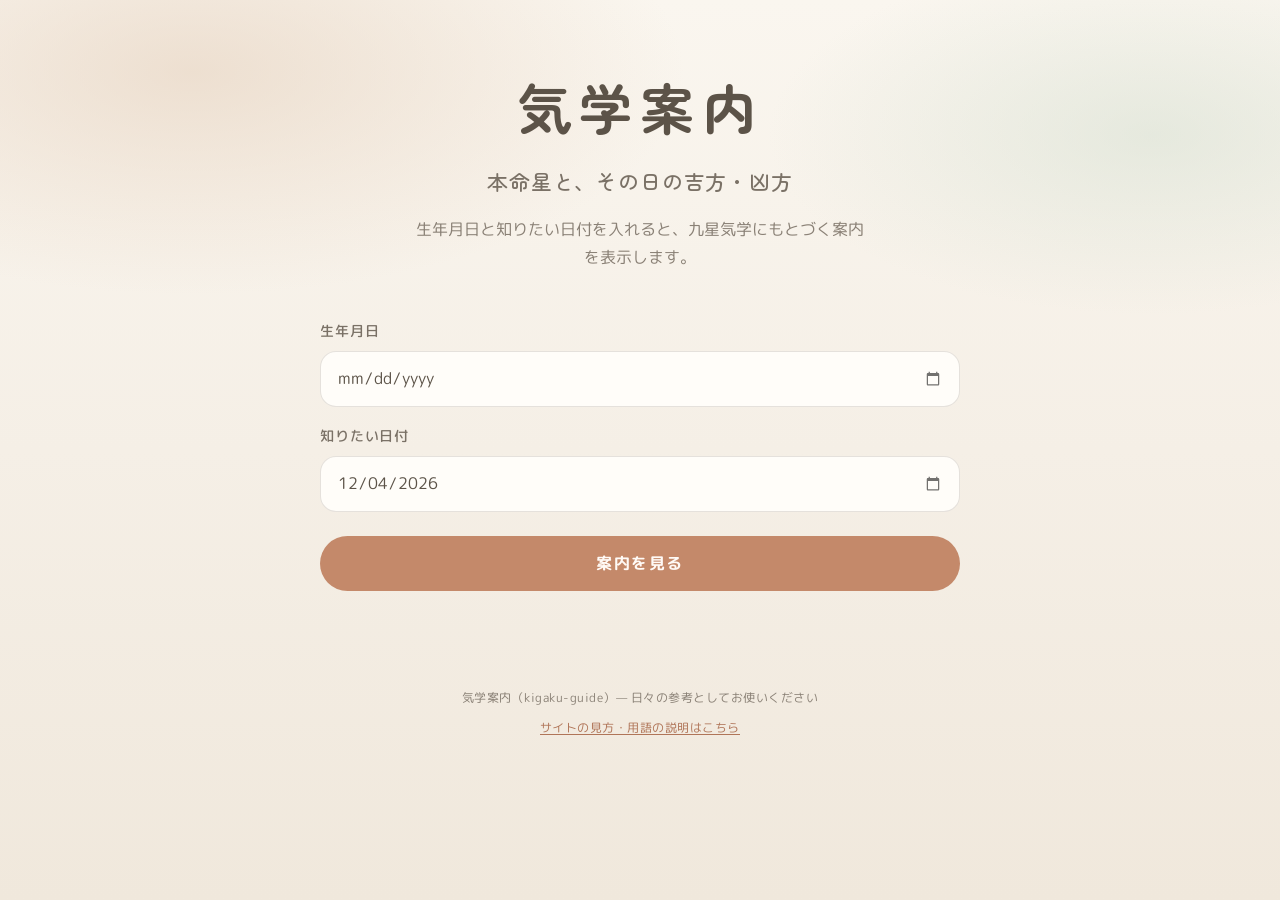
<file: index.html>
<!DOCTYPE html>
<html lang="ja">
  <head>
    <meta charset="UTF-8" />
    <meta name="viewport" content="width=device-width, initial-scale=1" />
    <title>気学案内 — 本命星と吉方・凶方</title>
    <meta
      name="description"
      content="生年月日から本命星を調べ、指定した日の吉方・凶方を案内します。"
    />
    <link rel="preconnect" href="https://fonts.googleapis.com" />
    <link rel="preconnect" href="https://fonts.gstatic.com" crossorigin />
    <link
      href="https://fonts.googleapis.com/css2?family=M+PLUS+Rounded+1c:wght@400;500;700&family=Zen+Maru+Gothic:wght@400;500;700&display=swap"
      rel="stylesheet"
    />
    <link rel="stylesheet" href="css/style.css" />
  </head>
  <body>
    <div class="atmosphere" aria-hidden="true"></div>

    <header class="hero">
      <p class="brand">気学案内</p>
      <h1>本命星と、その日の吉方・凶方</h1>
      <p class="lead">
        生年月日と知りたい日付を入れると、九星気学にもとづく案内を表示します。
      </p>
    </header>

    <main>
      <form id="kigaku-form" class="form" novalidate>
        <div class="field">
          <label for="birth">生年月日</label>
          <input type="date" id="birth" name="birth" required />
        </div>
        <div class="field">
          <label for="target">知りたい日付</label>
          <input type="date" id="target" name="target" required />
        </div>
        <button type="submit" class="submit">案内を見る</button>
      </form>

      <p id="form-error" class="form-error" hidden></p>

      <section id="result" class="result" hidden aria-live="polite">
        <h2 class="result-heading">鑑定結果</h2>

        <div class="honmei-block">
          <p class="label">あなたの本命星</p>
          <p id="honmei-name" class="honmei-name"></p>
          <p id="honmei-desc" class="desc"></p>
          <p class="label getsumei-label">月命星</p>
          <p id="getsumei-name" class="getsumei-name"></p>

          <div id="amazon-block" class="amazon-block" hidden>
            <p class="label">今日の開運アイテム</p>
            <a
              id="amazon-link"
              class="amazon-link"
              href="#"
              target="_blank"
              rel="noopener sponsored"
            >
              <span id="amazon-item-label"></span>を見る
            </a>
            <p class="amazon-disclosure">
              Amazonのアソシエイトとして、当サイトは適格販売により収入を得ています。
            </p>
          </div>
        </div>

        <div class="day-block">
          <p class="label">指定日の気</p>
          <p id="day-star" class="day-star"></p>
          <p id="day-desc" class="desc"></p>
        </div>

        <div class="boards-compare">
          <p class="board-hint boards-hint">南が上の八方位盤です。横に並べて見比べられます</p>
          <div class="boards-row">
            <article class="board-panel" id="year-board-panel">
              <header class="board-panel-head">
                <h3 class="board-kind">年盤</h3>
                <p id="year-board-title" class="board-title"></p>
                <p id="year-board-range" class="board-range"></p>
              </header>
              <div id="year-board" class="octagon" aria-label="年盤"></div>
            </article>
            <article class="board-panel" id="month-board-panel">
              <header class="board-panel-head">
                <h3 class="board-kind">月盤</h3>
                <p id="month-board-title" class="board-title"></p>
                <p id="month-board-range" class="board-range"></p>
              </header>
              <div id="month-board" class="octagon" aria-label="月盤"></div>
            </article>
            <article class="board-panel" id="day-board-panel">
              <header class="board-panel-head">
                <h3 class="board-kind">日盤</h3>
                <p id="day-board-title" class="board-title"></p>
                <p id="day-board-range" class="board-range"></p>
              </header>
              <div id="day-board" class="octagon" aria-label="日盤"></div>
            </article>
          </div>
        </div>

        <div class="dirs">
          <div class="dir-col lucky-col">
            <h3>吉方の目安</h3>
            <ul id="lucky-list"></ul>
          </div>
          <div class="dir-col unlucky-col">
            <h3>凶方・注意方位</h3>
            <ul id="unlucky-list"></ul>
          </div>
        </div>

        <ul id="notes" class="notes"></ul>
      </section>
    </main>

    <footer class="footer">
      <p>気学案内（kigaku-guide）— 日々の参考としてお使いください</p>
      <p><a class="footer-link" href="guide.html">サイトの見方・用語の説明はこちら</a></p>
    </footer>

    <script src="js/kigaku.js"></script>
    <script src="js/spot.js"></script>
    <script src="js/amazon.js"></script>
    <script src="js/app.js"></script>
  </body>
</html>
</file>
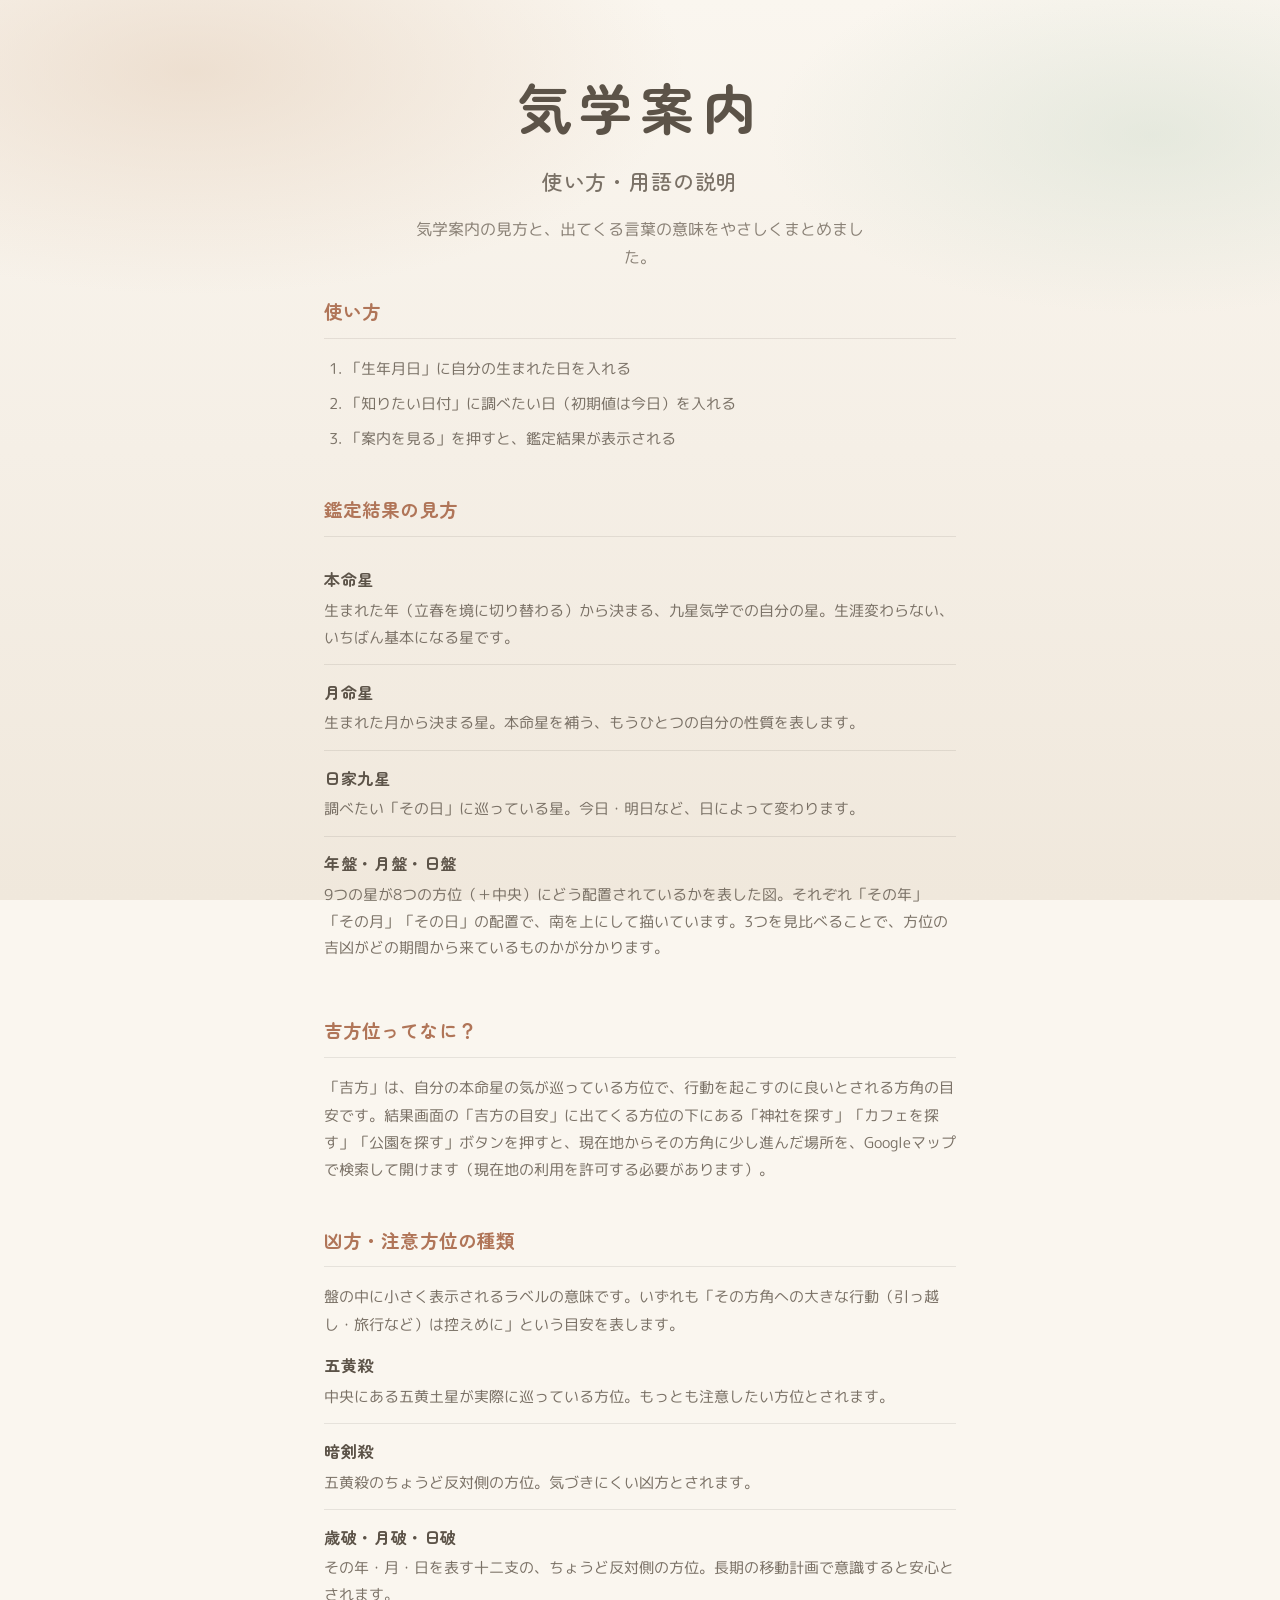
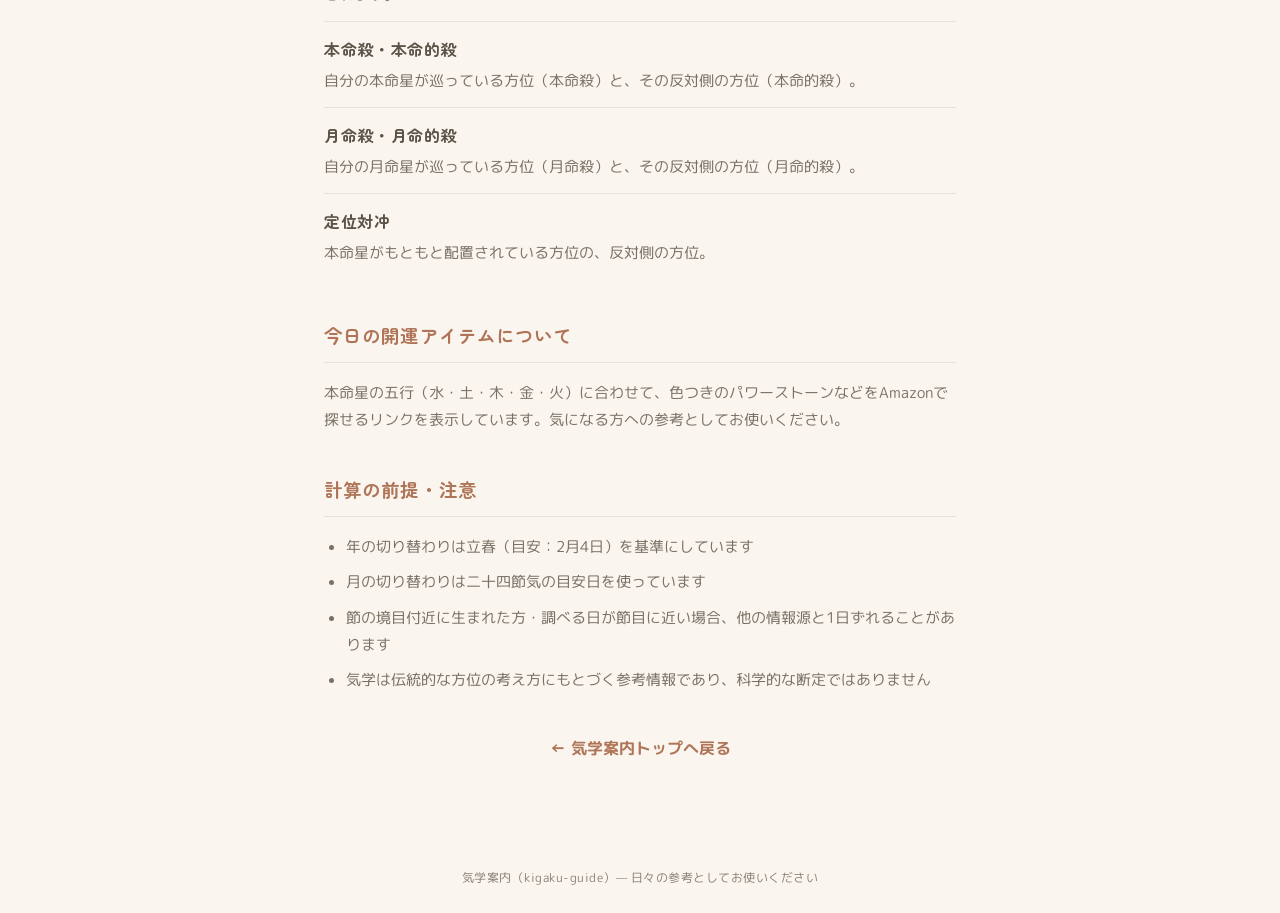
<file: guide.html>
<!DOCTYPE html>
<html lang="ja">
  <head>
    <meta charset="UTF-8" />
    <meta name="viewport" content="width=device-width, initial-scale=1" />
    <title>使い方・用語の説明 — 気学案内</title>
    <meta
      name="description"
      content="気学案内（kigaku-guide）の使い方と、本命星・吉方・凶方などの用語をやさしく説明します。"
    />
    <link rel="preconnect" href="https://fonts.googleapis.com" />
    <link rel="preconnect" href="https://fonts.gstatic.com" crossorigin />
    <link
      href="https://fonts.googleapis.com/css2?family=M+PLUS+Rounded+1c:wght@400;500;700&family=Zen+Maru+Gothic:wght@400;500;700&display=swap"
      rel="stylesheet"
    />
    <link rel="stylesheet" href="css/style.css" />
  </head>
  <body>
    <div class="atmosphere" aria-hidden="true"></div>

    <header class="hero">
      <p class="brand">気学案内</p>
      <h1>使い方・用語の説明</h1>
      <p class="lead">
        気学案内の見方と、出てくる言葉の意味をやさしくまとめました。
      </p>
    </header>

    <main>
      <section class="guide-section">
        <h2 class="guide-heading">使い方</h2>
        <ol class="guide-steps">
          <li>「生年月日」に自分の生まれた日を入れる</li>
          <li>「知りたい日付」に調べたい日（初期値は今日）を入れる</li>
          <li>「案内を見る」を押すと、鑑定結果が表示される</li>
        </ol>
      </section>

      <section class="guide-section">
        <h2 class="guide-heading">鑑定結果の見方</h2>

        <dl class="glossary">
          <div class="glossary-item">
            <dt>本命星</dt>
            <dd>
              生まれた年（立春を境に切り替わる）から決まる、九星気学での自分の星。生涯変わらない、いちばん基本になる星です。
            </dd>
          </div>
          <div class="glossary-item">
            <dt>月命星</dt>
            <dd>生まれた月から決まる星。本命星を補う、もうひとつの自分の性質を表します。</dd>
          </div>
          <div class="glossary-item">
            <dt>日家九星</dt>
            <dd>
              調べたい「その日」に巡っている星。今日・明日など、日によって変わります。
            </dd>
          </div>
          <div class="glossary-item">
            <dt>年盤・月盤・日盤</dt>
            <dd>
              9つの星が8つの方位（＋中央）にどう配置されているかを表した図。それぞれ「その年」「その月」「その日」の配置で、南を上にして描いています。3つを見比べることで、方位の吉凶がどの期間から来ているものかが分かります。
            </dd>
          </div>
        </dl>
      </section>

      <section class="guide-section">
        <h2 class="guide-heading">吉方位ってなに？</h2>
        <p class="guide-text">
          「吉方」は、自分の本命星の気が巡っている方位で、行動を起こすのに良いとされる方角の目安です。結果画面の「吉方の目安」に出てくる方位の下にある「神社を探す」「カフェを探す」「公園を探す」ボタンを押すと、現在地からその方角に少し進んだ場所を、Googleマップで検索して開けます（現在地の利用を許可する必要があります）。
        </p>
      </section>

      <section class="guide-section">
        <h2 class="guide-heading">凶方・注意方位の種類</h2>
        <p class="guide-text">
          盤の中に小さく表示されるラベルの意味です。いずれも「その方角への大きな行動（引っ越し・旅行など）は控えめに」という目安を表します。
        </p>

        <dl class="glossary">
          <div class="glossary-item">
            <dt>五黄殺</dt>
            <dd>中央にある五黄土星が実際に巡っている方位。もっとも注意したい方位とされます。</dd>
          </div>
          <div class="glossary-item">
            <dt>暗剣殺</dt>
            <dd>五黄殺のちょうど反対側の方位。気づきにくい凶方とされます。</dd>
          </div>
          <div class="glossary-item">
            <dt>歳破・月破・日破</dt>
            <dd>
              その年・月・日を表す十二支の、ちょうど反対側の方位。長期の移動計画で意識すると安心とされます。
            </dd>
          </div>
          <div class="glossary-item">
            <dt>本命殺・本命的殺</dt>
            <dd>
              自分の本命星が巡っている方位（本命殺）と、その反対側の方位（本命的殺）。
            </dd>
          </div>
          <div class="glossary-item">
            <dt>月命殺・月命的殺</dt>
            <dd>
              自分の月命星が巡っている方位（月命殺）と、その反対側の方位（月命的殺）。
            </dd>
          </div>
          <div class="glossary-item">
            <dt>定位対冲</dt>
            <dd>本命星がもともと配置されている方位の、反対側の方位。</dd>
          </div>
        </dl>
      </section>

      <section class="guide-section">
        <h2 class="guide-heading">今日の開運アイテムについて</h2>
        <p class="guide-text">
          本命星の五行（水・土・木・金・火）に合わせて、色つきのパワーストーンなどをAmazonで探せるリンクを表示しています。気になる方への参考としてお使いください。
        </p>
      </section>

      <section class="guide-section">
        <h2 class="guide-heading">計算の前提・注意</h2>
        <ul class="guide-list">
          <li>年の切り替わりは立春（目安：2月4日）を基準にしています</li>
          <li>月の切り替わりは二十四節気の目安日を使っています</li>
          <li>節の境目付近に生まれた方・調べる日が節目に近い場合、他の情報源と1日ずれることがあります</li>
          <li>気学は伝統的な方位の考え方にもとづく参考情報であり、科学的な断定ではありません</li>
        </ul>
      </section>

      <p class="guide-back"><a href="index.html">← 気学案内トップへ戻る</a></p>
    </main>

    <footer class="footer">
      <p>気学案内（kigaku-guide）— 日々の参考としてお使いください</p>
    </footer>
  </body>
</html>
</file>
<file: css/style.css>
:root {
  --ink: #5c5348;
  --ink-soft: #7a7166;
  --cream: #faf6ef;
  --cream-deep: #f3ebe0;
  --paper: #fffdf9;
  --mist: #8a8176;
  --accent: #c4896a;
  --accent-deep: #b07558;
  --lucky: #6a8f7a;
  --unlucky: #c08a8a;
  --line: rgba(92, 83, 72, 0.12);
  --shadow: 0 14px 40px rgba(92, 83, 72, 0.08);
  --font-display: "Zen Maru Gothic", "Hiragino Maru Gothic ProN", sans-serif;
  --font-body: "M PLUS Rounded 1c", "Hiragino Maru Gothic ProN", sans-serif;
}

*,
*::before,
*::after {
  box-sizing: border-box;
}

html {
  scroll-behavior: smooth;
}

body {
  margin: 0;
  min-height: 100vh;
  font-family: var(--font-body);
  color: var(--ink);
  background: var(--cream);
  line-height: 1.8;
  font-weight: 400;
}

.atmosphere {
  position: fixed;
  inset: 0;
  z-index: -1;
  background:
    radial-gradient(ellipse 70% 45% at 15% 8%, rgba(232, 214, 196, 0.7), transparent 55%),
    radial-gradient(ellipse 60% 40% at 90% 15%, rgba(214, 224, 210, 0.55), transparent 50%),
    linear-gradient(180deg, #faf6ef 0%, #f5efe6 50%, #f0e8dc 100%);
  animation: drift 20s ease-in-out infinite alternate;
}

@keyframes drift {
  from {
    transform: scale(1) translate(0, 0);
  }
  to {
    transform: scale(1.03) translate(-0.6%, 0.6%);
  }
}

.hero {
  max-width: 40rem;
  margin: 0 auto;
  padding: 4.5rem 1.5rem 1.5rem;
  text-align: center;
  color: var(--ink);
}

.brand {
  margin: 0 0 1.25rem;
  font-family: var(--font-display);
  font-size: clamp(2.3rem, 8vw, 3.4rem);
  font-weight: 700;
  letter-spacing: 0.14em;
  line-height: 1.3;
  color: var(--ink);
  animation: rise 0.9s ease both;
}

.hero h1 {
  margin: 0 0 0.9rem;
  font-family: var(--font-display);
  font-size: clamp(1.05rem, 3.2vw, 1.3rem);
  font-weight: 500;
  letter-spacing: 0.04em;
  color: var(--ink-soft);
  animation: rise 0.9s ease 0.12s both;
}

.lead {
  margin: 0 auto;
  max-width: 28rem;
  font-size: 0.98rem;
  color: var(--mist);
  animation: rise 0.9s ease 0.24s both;
}

@keyframes rise {
  from {
    opacity: 0;
    transform: translateY(12px);
  }
  to {
    opacity: 1;
    transform: translateY(0);
  }
}

main {
  max-width: 56rem;
  margin: 0 auto;
  padding: 0 1.5rem 4rem;
}

.form {
  display: grid;
  gap: 1.1rem;
  max-width: 40rem;
  margin: 0 auto;
  padding: 1.5rem 0 0.5rem;
  animation: rise 0.9s ease 0.36s both;
}

.field {
  display: grid;
  gap: 0.4rem;
}

.field label {
  font-size: 0.88rem;
  letter-spacing: 0.06em;
  color: var(--ink-soft);
  font-weight: 500;
}

.field input {
  width: 100%;
  padding: 0.9rem 1rem;
  border: 1px solid rgba(92, 83, 72, 0.16);
  border-radius: 1rem;
  background: var(--paper);
  color: var(--ink);
  font-family: var(--font-body);
  font-size: 1rem;
  transition: border-color 0.2s ease, box-shadow 0.2s ease;
}

.field input:focus {
  outline: none;
  border-color: var(--accent);
  box-shadow: 0 0 0 3px rgba(196, 137, 106, 0.18);
}

.field input::-webkit-calendar-picker-indicator {
  opacity: 0.55;
}

.submit {
  margin-top: 0.4rem;
  padding: 1rem 1.2rem;
  border: none;
  border-radius: 999px;
  background: var(--accent);
  color: #fffaf6;
  font-family: var(--font-body);
  font-size: 1rem;
  font-weight: 700;
  letter-spacing: 0.1em;
  cursor: pointer;
  transition: background 0.2s ease, transform 0.2s ease;
}

.submit:hover {
  background: var(--accent-deep);
}

.submit:active {
  transform: translateY(1px);
}

.form-error {
  margin: 0.8rem 0 0;
  color: #b87474;
  font-size: 0.92rem;
}

.result {
  margin-top: 2.5rem;
  padding: 1.75rem 1.5rem 1.5rem;
  background: var(--paper);
  color: var(--ink);
  border-radius: 1.4rem;
  border: 1px solid rgba(92, 83, 72, 0.08);
  box-shadow: var(--shadow);
  animation: reveal 0.55s ease both;
}

@keyframes reveal {
  from {
    opacity: 0;
    transform: translateY(16px);
  }
  to {
    opacity: 1;
    transform: translateY(0);
  }
}

.result-heading {
  margin: 0 0 1.4rem;
  font-family: var(--font-display);
  font-size: 1.3rem;
  font-weight: 700;
  letter-spacing: 0.08em;
  border-bottom: 1px solid var(--line);
  padding-bottom: 0.7rem;
}

.label {
  margin: 0 0 0.25rem;
  font-size: 0.8rem;
  letter-spacing: 0.1em;
  color: var(--mist);
}

.honmei-name {
  margin: 0 0 0.35rem;
  font-family: var(--font-display);
  font-size: 1.85rem;
  font-weight: 700;
  letter-spacing: 0.06em;
  color: var(--accent-deep);
}

.day-star {
  margin: 0 0 0.35rem;
  font-family: var(--font-display);
  font-size: 1.2rem;
  font-weight: 700;
  letter-spacing: 0.04em;
}

.desc {
  margin: 0;
  font-size: 0.95rem;
  color: var(--ink-soft);
}

.honmei-block,
.day-block {
  margin-bottom: 1.5rem;
}

.getsumei-label {
  margin-top: 1rem;
}

.getsumei-name {
  margin: 0;
  font-family: var(--font-display);
  font-size: 1.15rem;
  font-weight: 700;
  color: var(--ink-soft);
}

.amazon-block {
  margin-top: 1.1rem;
  padding-top: 1rem;
  border-top: 1px dashed var(--line);
}

.amazon-link {
  display: inline-block;
  font-family: var(--font-body);
  font-size: 0.9rem;
  font-weight: 700;
  padding: 0.45rem 1rem;
  border-radius: 999px;
  background: var(--accent);
  color: var(--paper);
  text-decoration: none;
}

.amazon-link:hover {
  background: var(--accent-deep);
}

.amazon-disclosure {
  margin: 0.5rem 0 0;
  font-size: 0.72rem;
  color: var(--mist);
}

.boards-compare {
  margin-bottom: 1.75rem;
}

.boards-hint {
  margin: 0 0 0.9rem;
}

.boards-row {
  display: grid;
  gap: 1.25rem;
  grid-template-columns: 1fr;
}

@media (min-width: 960px) {
  .boards-row {
    grid-template-columns: repeat(3, minmax(0, 1fr));
    gap: 1rem;
    align-items: start;
  }
}

.board-panel {
  min-width: 0;
  padding: 0.9rem 0.7rem 1rem;
  border-radius: 1.2rem;
  background: rgba(255, 253, 249, 0.7);
  border: 1px solid rgba(92, 83, 72, 0.1);
}

.board-panel-head {
  text-align: center;
  margin-bottom: 0.7rem;
}

.board-kind {
  margin: 0;
  font-family: var(--font-display);
  font-size: 1rem;
  font-weight: 700;
  letter-spacing: 0.12em;
  color: var(--accent-deep);
}

.board-title {
  margin: 0.2rem 0 0;
  font-family: var(--font-display);
  font-size: 1.05rem;
  font-weight: 700;
}

.board-range {
  margin: 0.15rem 0 0;
  min-height: 1.8em;
  font-size: 0.72rem;
  color: var(--mist);
  letter-spacing: 0.02em;
}

.board-hint {
  margin: 0 0 0.8rem;
  font-size: 0.8rem;
  color: var(--mist);
}

/* 八角形の方位盤（南が上） */
.octagon {
  width: min(100%, 20rem);
  margin: 0 auto;
}

.octagon-ring {
  position: relative;
  width: 100%;
  aspect-ratio: 1;
  clip-path: polygon(
    30% 0%,
    70% 0%,
    100% 30%,
    100% 70%,
    70% 100%,
    30% 100%,
    0% 70%,
    0% 30%
  );
  background: linear-gradient(145deg, #f7efe4, #efe4d6);
  border: 1px solid rgba(92, 83, 72, 0.14);
  box-shadow: inset 0 0 0 1px rgba(255, 253, 249, 0.5);
}

.oct-cell,
.oct-center {
  position: absolute;
  display: flex;
  flex-direction: column;
  align-items: center;
  justify-content: center;
  text-align: center;
  padding: 0.15rem;
  box-sizing: border-box;
}

.oct-s { inset: 2% 28% auto 28%; height: 24%; }
.oct-n { inset: auto 28% 2% 28%; height: 24%; }
.oct-e { inset: 28% auto 28% 2%; width: 24%; }
.oct-w { inset: 28% 2% 28% auto; width: 24%; }
.oct-se { inset: 8% auto auto 8%; width: 26%; height: 26%; }
.oct-sw { inset: 8% 8% auto auto; width: 26%; height: 26%; }
.oct-ne { inset: auto auto 8% 8%; width: 26%; height: 26%; }
.oct-nw { inset: auto 8% 8% auto; width: 26%; height: 26%; }

.oct-center {
  inset: 32%;
  border-radius: 50%;
  background: rgba(196, 137, 106, 0.18);
  border: 1px solid rgba(196, 137, 106, 0.35);
}

.oct-cell.has-bad {
  background: rgba(192, 138, 138, 0.22);
}

.oct-cell.has-good {
  background: rgba(106, 143, 122, 0.18);
}

.oct-dir {
  font-size: 0.7rem;
  color: var(--mist);
  line-height: 1.2;
}

.oct-star {
  font-family: var(--font-display);
  font-size: clamp(0.95rem, 2.8vw, 1.15rem);
  font-weight: 700;
  color: var(--ink);
  line-height: 1.1;
}

.oct-center-name {
  font-size: 0.65rem;
  color: var(--ink-soft);
  line-height: 1.2;
  margin-top: 0.1rem;
}

.oct-tags {
  display: flex;
  flex-wrap: wrap;
  justify-content: center;
  gap: 0.1rem;
  margin-top: 0.12rem;
  max-width: 100%;
}

.oct-tag {
  font-size: 0.6rem;
  line-height: 1.3;
  padding: 0.06rem 0.22rem;
  border-radius: 999px;
  white-space: nowrap;
}

.oct-tag-bad {
  color: #9a5555;
  background: rgba(192, 138, 138, 0.35);
}

.oct-tag-good {
  color: #4f735f;
  background: rgba(106, 143, 122, 0.28);
}

.dirs {
  display: grid;
  gap: 1.5rem;
  margin-top: 0.5rem;
}

@media (min-width: 640px) {
  .dirs {
    grid-template-columns: 1fr 1fr;
    gap: 1.75rem;
  }
}

.dir-col h3 {
  margin: 0 0 0.75rem;
  font-family: var(--font-display);
  font-size: 1.05rem;
  font-weight: 700;
  letter-spacing: 0.06em;
}

.lucky-col h3 {
  color: var(--lucky);
}

.unlucky-col h3 {
  color: var(--unlucky);
}

.dir-col ul {
  margin: 0;
  padding: 0;
  list-style: none;
}

.dir-col li {
  margin-bottom: 0.9rem;
  padding-bottom: 0.9rem;
  border-bottom: 1px solid var(--line);
}

.dir-col li:last-child {
  border-bottom: none;
  margin-bottom: 0;
  padding-bottom: 0;
}

.dir-name {
  display: block;
  font-weight: 700;
  letter-spacing: 0.04em;
  margin-bottom: 0.2rem;
}

.dir-tag {
  font-size: 0.82rem;
  opacity: 0.75;
}

.dir-short {
  margin: 0.25rem 0 0;
  font-size: 0.9rem;
  color: var(--ink-soft);
}

.spot-buttons {
  display: flex;
  flex-wrap: wrap;
  gap: 0.4rem;
  margin-top: 0.6rem;
}

.spot-btn {
  font-family: var(--font-body);
  font-size: 0.78rem;
  padding: 0.3rem 0.75rem;
  border-radius: 999px;
  border: 1px solid var(--lucky);
  background: transparent;
  color: var(--lucky);
  cursor: pointer;
  transition: background 0.15s ease, color 0.15s ease;
}

.spot-btn:hover {
  background: var(--lucky);
  color: var(--paper);
}

.spot-btn:disabled {
  opacity: 0.6;
  cursor: default;
}

.empty {
  font-size: 0.92rem;
  color: var(--ink-soft);
}

.notes {
  margin: 1.75rem 0 0;
  padding: 1rem 0 0;
  border-top: 1px solid var(--line);
  list-style: none;
  font-size: 0.8rem;
  color: var(--mist);
}

.notes li {
  margin-bottom: 0.4rem;
}

.notes li::before {
  content: "※ ";
}

.guide-section {
  max-width: 40rem;
  margin: 0 auto 2.5rem;
  padding: 0 0.25rem;
  animation: rise 0.9s ease 0.2s both;
}

.guide-heading {
  margin: 0 0 1rem;
  font-family: var(--font-display);
  font-size: 1.15rem;
  font-weight: 700;
  letter-spacing: 0.06em;
  color: var(--accent-deep);
  border-bottom: 1px solid var(--line);
  padding-bottom: 0.6rem;
}

.guide-text {
  margin: 0;
  font-size: 0.95rem;
  color: var(--ink-soft);
}

.guide-steps,
.guide-list {
  margin: 0;
  padding-left: 1.4rem;
  font-size: 0.95rem;
  color: var(--ink-soft);
  display: grid;
  gap: 0.5rem;
}

.glossary {
  margin: 0;
}

.glossary-item {
  padding: 0.8rem 0;
  border-bottom: 1px solid var(--line);
}

.glossary-item:last-child {
  border-bottom: none;
}

.glossary-item dt {
  font-family: var(--font-display);
  font-weight: 700;
  letter-spacing: 0.04em;
  color: var(--ink);
  margin-bottom: 0.25rem;
}

.glossary-item dd {
  margin: 0;
  font-size: 0.92rem;
  color: var(--ink-soft);
}

.guide-back {
  text-align: center;
  margin-top: 2.5rem;
}

.guide-back a {
  color: var(--accent-deep);
  font-weight: 700;
  text-decoration: none;
}

.guide-back a:hover {
  text-decoration: underline;
}

.footer {
  padding: 1.5rem;
  text-align: center;
  color: var(--mist);
  font-size: 0.78rem;
  letter-spacing: 0.04em;
}

.footer p {
  margin: 0;
}

.footer p + p {
  margin-top: 0.5rem;
}

.footer-link {
  color: var(--accent-deep);
  text-decoration: underline;
  text-underline-offset: 0.15em;
}
</file>
